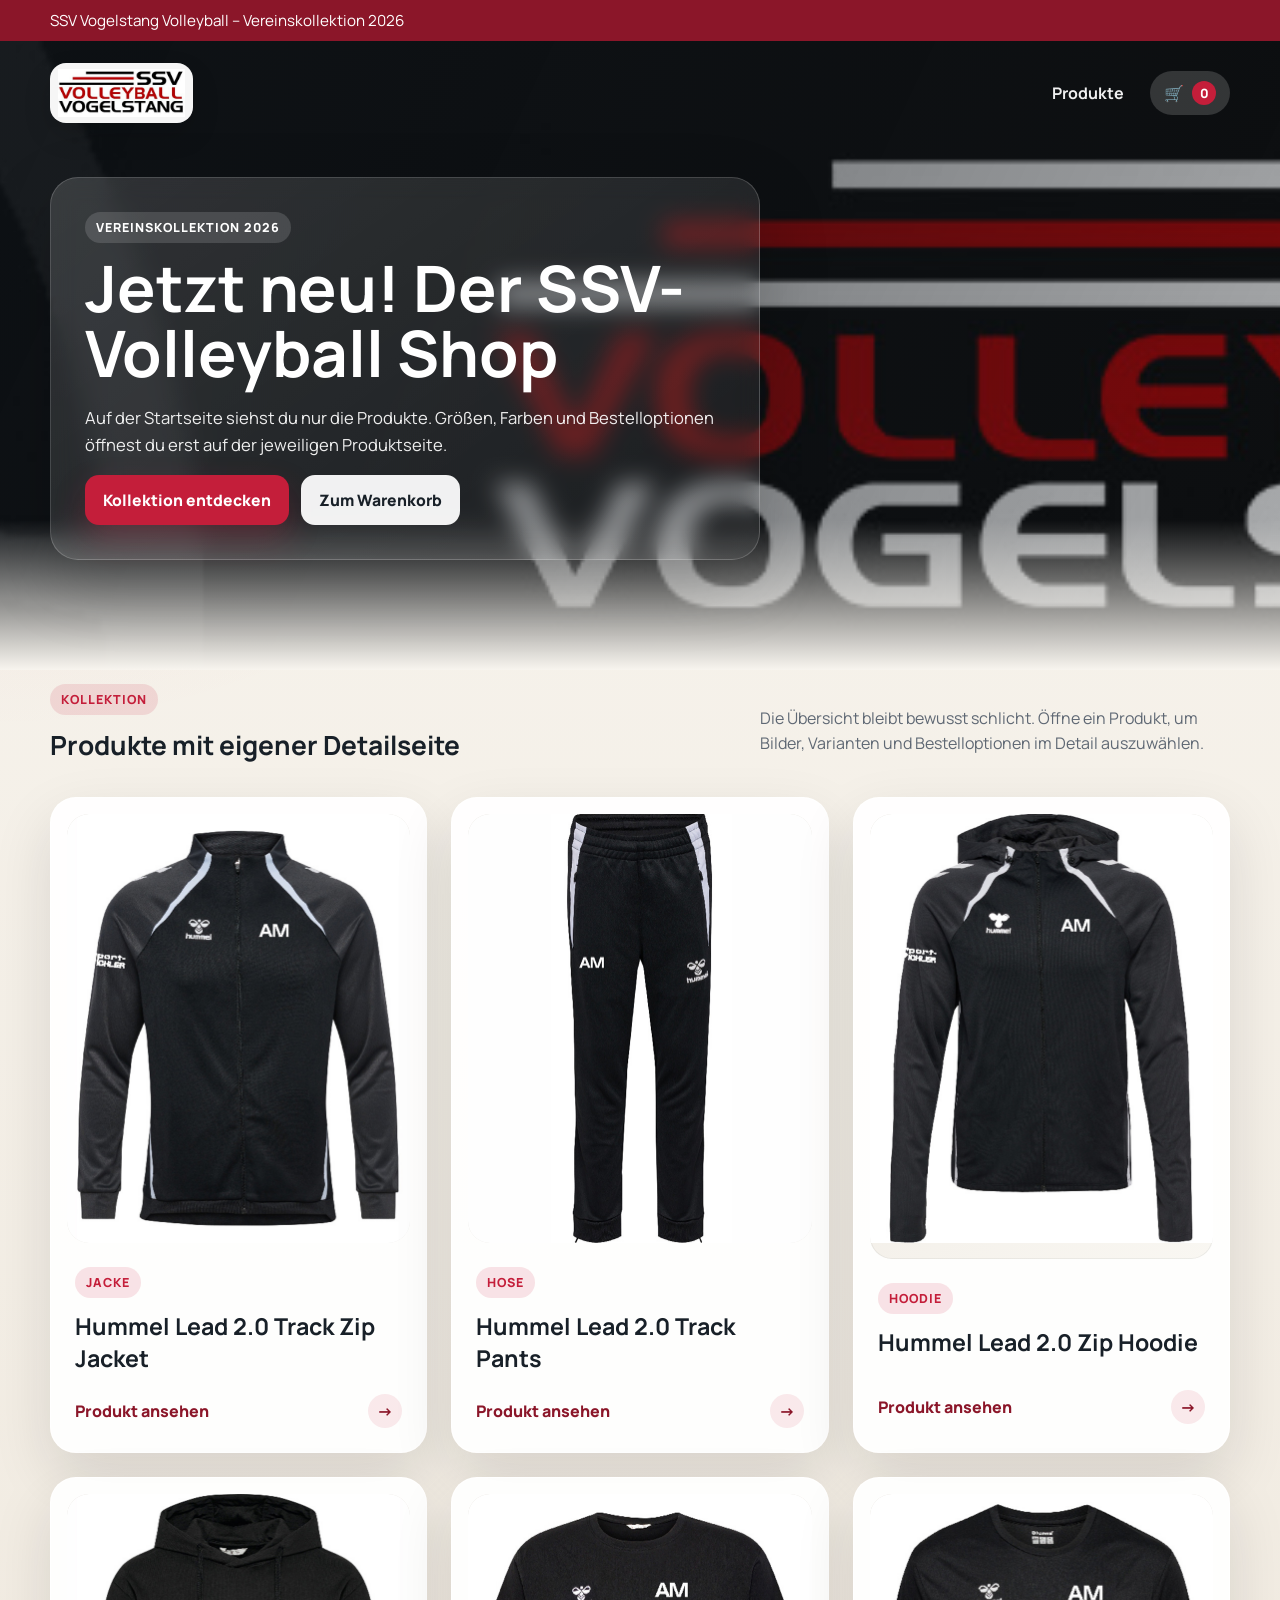
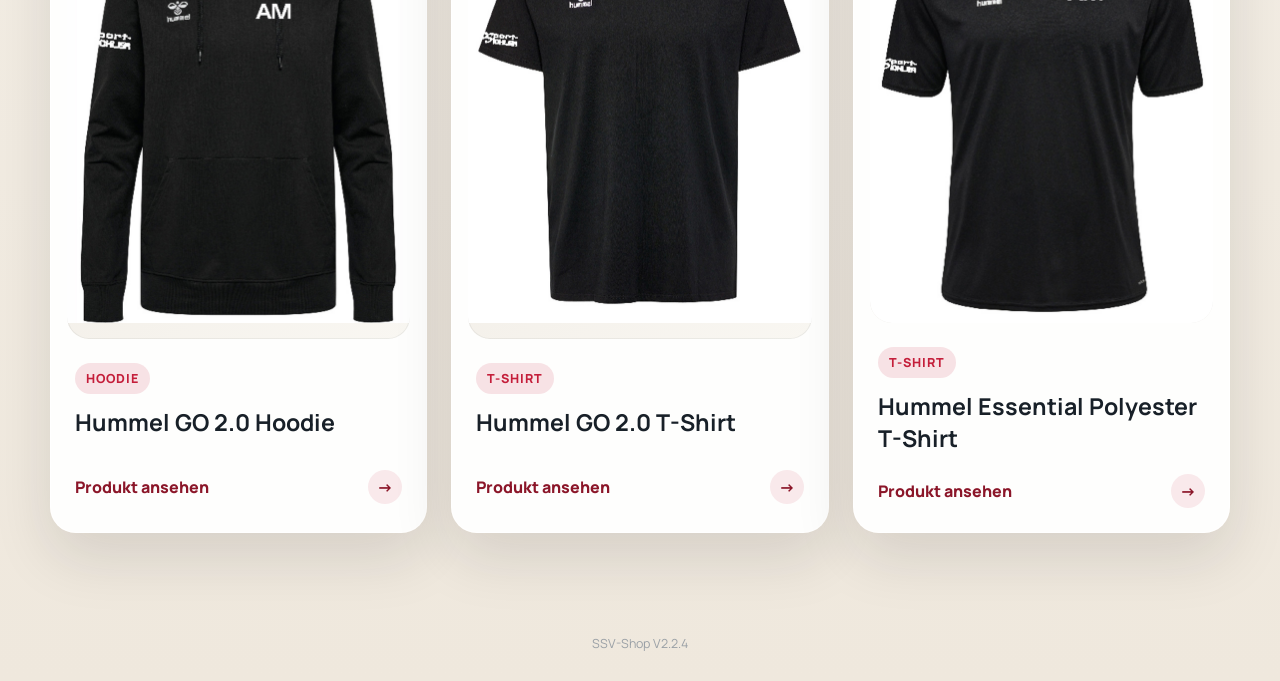
<file: code/index.html>
<!DOCTYPE html>
<html lang="de">
<head>
  <meta charset="utf-8">
  <meta name="viewport" content="width=device-width, initial-scale=1">
  <title>SSV Vogelstang Volleyball – Vereinskollektion 2026</title>
  <meta name="description" content="Moderner Vereins-Shop für die SSV Vogelstang Volleyball Kollektion 2026 mit Produktübersicht und Detailseiten.">
  <link rel="stylesheet" href="styles.css">
</head>
<body>
  <div class="topbar">
    <div class="container topbar-inner">
      <div>SSV Vogelstang Volleyball – Vereinskollektion 2026</div>
    </div>
  </div>

  <header class="header-with-banner">
    <div class="container nav-wrap">
      <a class="logo" href="index.html" aria-label="Zur Startseite">
        <img src="media/SSV_Logo_mini-1320x500.jpg" alt="SSV Logo" loading="lazy">
      </a>
      <nav class="main-nav">
        <a href="#produkte">Produkte</a>
        <a class="cart-nav-link" href="cart.html" aria-label="Zum Warenkorb">
          <span class="cart-nav-icon" aria-hidden="true">🛒</span>
          <span id="cartCountNav" class="cart-nav-count">0</span>
        </a>
      </nav>
    </div>

    <div class="container hero">
      <div class="hero-panel">
        <span class="eyebrow">Vereinskollektion 2026</span>
        <h1>Jetzt neu! Der SSV-Volleyball Shop</h1>
        <p class="subtitle">Auf der Startseite siehst du nur die Produkte. Größen, Farben und Bestelloptionen öffnest du erst auf der jeweiligen Produktseite.</p>
        <div class="hero-actions">
          <a href="#produkte" class="button-primary">Kollektion entdecken</a>
          <a href="cart.html" class="button-secondary">Zum Warenkorb</a>
        </div>
      </div>
    </div>
  </header>

  <main>
    <section class="container catalog-shell">
      <section class="section-head" id="produkte">
        <div>
          <span class="eyebrow">Kollektion</span>
          <h2>Produkte mit eigener Detailseite</h2>
        </div>
        <p class="section-copy">Die Übersicht bleibt bewusst schlicht. Öffne ein Produkt, um Bilder, Varianten und Bestelloptionen im Detail auszuwählen.</p>
      </section>

      <section class="catalog-panel">
        <div id="productGrid" class="product-grid product-grid-compact"></div>
      </section>
    </section>
  </main>

  <footer class="site-footer">
    <div class="container">
      <span class="version-note">SSV-Shop V2.2.4</span>
    </div>
  </footer>

  <script src="product-data.js"></script>
  <script src="shop.js"></script>
</body>
</html>
</file>
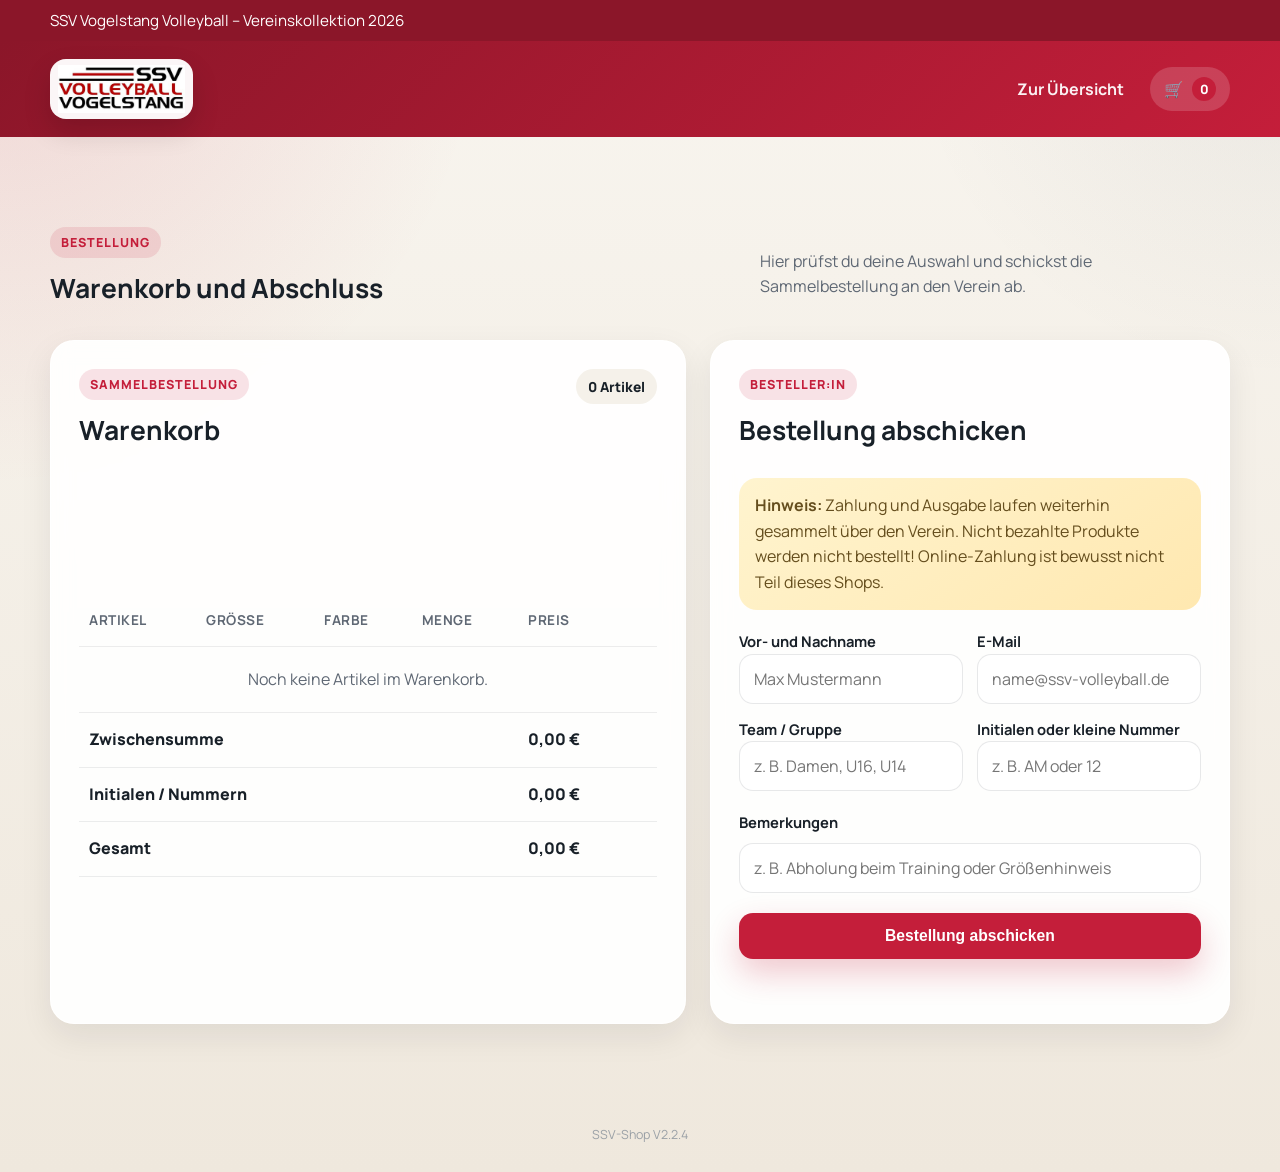
<file: code/cart.html>
<!DOCTYPE html>
<html lang="de">
<head>
  <meta charset="utf-8">
  <meta name="viewport" content="width=device-width, initial-scale=1">
  <title>Warenkorb – SSV Vogelstang Volleyball</title>
  <meta name="description" content="Warenkorb und Bestellabschluss für die SSV Vogelstang Volleyball Vereinskollektion 2026.">
  <link rel="stylesheet" href="styles.css">
</head>
<body>
  <div class="topbar">
    <div class="container topbar-inner">
      <div>SSV Vogelstang Volleyball – Vereinskollektion 2026</div>
    </div>
  </div>

  <header class="header-dark">
    <div class="container nav-wrap nav-wrap-plain">
      <a class="logo" href="index.html" aria-label="Zur Startseite">
        <img src="media/SSV_Logo_mini-1320x500.jpg" alt="SSV Logo" loading="lazy">
      </a>
      <nav class="main-nav">
        <a href="index.html#produkte">Zur Übersicht</a>
        <a class="cart-nav-link" href="cart.html" aria-label="Zum Warenkorb">
          <span class="cart-nav-icon" aria-hidden="true">🛒</span>
          <span id="cartCountNav" class="cart-nav-count">0</span>
        </a>
      </nav>
    </div>
  </header>

  <main class="container cart-page">
    <section class="section-head">
      <div>
        <span class="eyebrow">Bestellung</span>
        <h2>Warenkorb und Abschluss</h2>
      </div>
      <p class="section-copy">Hier prüfst du deine Auswahl und schickst die Sammelbestellung an den Verein ab.</p>
    </section>

    <section class="cart-page-layout">
      <div class="box cart-box">
        <div class="section-header">
          <div>
            <span class="eyebrow">Sammelbestellung</span>
            <h2>Warenkorb</h2>
          </div>
          <div class="cart-summary">
            <span id="cartCount" class="cart-count">0 Artikel</span>
          </div>
        </div>
        <div class="table-wrap">
          <table id="cartTable">
            <thead>
              <tr>
                <th>Artikel</th>
                <th>Größe</th>
                <th>Farbe</th>
                <th>Menge</th>
                <th>Preis</th>
                <th></th>
              </tr>
            </thead>
            <tbody></tbody>
            <tfoot>
              <tr>
                <td colspan="4">Zwischensumme</td>
                <td id="subtotal">0,00 €</td>
                <td></td>
              </tr>
              <tr>
                <td colspan="4">Initialen / Nummern</td>
                <td id="initialsCost">0,00 €</td>
                <td></td>
              </tr>
              <tr>
                <td colspan="4">Gesamt</td>
                <td id="total">0,00 €</td>
                <td></td>
              </tr>
            </tfoot>
          </table>
        </div>
      </div>

      <div class="box form-box">
        <div class="section-header">
          <div>
            <span class="eyebrow">Besteller:in</span>
            <h2>Bestellung abschicken</h2>
          </div>
        </div>

        <div class="note">
          <strong>Hinweis:</strong> Zahlung und Ausgabe laufen weiterhin gesammelt über den Verein. Nicht bezahlte Produkte werden nicht bestellt! Online-Zahlung ist bewusst nicht Teil dieses Shops.
        </div>

        <div class="form-grid">
          <div>
            <label for="buyerName">Vor- und Nachname</label>
            <input id="buyerName" type="text" required placeholder="Max Mustermann">
          </div>
          <div>
            <label for="buyerEmail">E-Mail</label>
            <input id="buyerEmail" type="email" required placeholder="name@ssv-volleyball.de">
          </div>
          <div>
            <label for="buyerTeam">Team / Gruppe</label>
            <input id="buyerTeam" type="text" placeholder="z. B. Damen, U16, U14">
          </div>
          <div>
            <label for="initials">Initialen oder kleine Nummer</label>
            <input id="initials" type="text" placeholder="z. B. AM oder 12">
          </div>
        </div>

        <div class="field-stack">
          <label for="notes">Bemerkungen</label>
          <input id="notes" type="text" placeholder="z. B. Abholung beim Training oder Größenhinweis">
        </div>

        <div class="actions">
          <button id="submitBtn" class="button-primary button-full">Bestellung abschicken</button>
          <div id="status" class="muted status-line"></div>
        </div>
      </div>
    </section>
  </main>

  <footer class="site-footer">
    <div class="container">
      <span class="version-note">SSV-Shop V2.2.4</span>
    </div>
  </footer>

  <script src="product-data.js"></script>
  <script src="shop.js"></script>
</body>
</html>
</file>
<file: code/styles.css>
@import url("https://fonts.googleapis.com/css2?family=Manrope:wght@400;500;600;700;800&display=swap");

:root {
  --primary: #c41e3a;
  --primary-dark: #8b1629;
  --primary-soft: #f7d9df;
  --accent: #f6f0e6;
  --surface: #fffdf9;
  --surface-strong: #ffffff;
  --surface-muted: #f5f1ea;
  --text: #182028;
  --text-soft: #5f6874;
  --border: rgba(24, 32, 40, 0.1);
  --shadow: 0 24px 60px rgba(21, 28, 36, 0.12);
  --shadow-soft: 0 12px 32px rgba(21, 28, 36, 0.08);
  --success: #15803d;
  --danger: #b91c1c;
  --z-nav: 2;
  --z-catalog: 3;
  --z-toast: 50;
}

* {
  box-sizing: border-box;
}

html {
  scroll-behavior: smooth;
}

body {
  margin: 0;
  font-family: "Manrope", -apple-system, BlinkMacSystemFont, "Segoe UI", sans-serif;
  color: var(--text);
  background:
    radial-gradient(circle at top left, rgba(196, 30, 58, 0.14), transparent 28%),
    radial-gradient(circle at top right, rgba(24, 32, 40, 0.06), transparent 22%),
    linear-gradient(180deg, #f8f5ef 0%, #efe8dd 100%);
}

a {
  color: inherit;
}

img {
  max-width: 100%;
  display: block;
}

.container {
  width: min(1180px, calc(100% - 32px));
  margin: 0 auto;
}

.topbar {
  background: #8b1629;
  color: #fff;
  font-size: 0.95rem;
}

.topbar-inner {
  display: flex;
  justify-content: space-between;
  align-items: center;
  gap: 16px;
  padding: 10px 0;
}

.topbar a {
  color: rgba(255, 255, 255, 0.92);
  text-decoration: none;
}

.site-footer {
  padding: 18px 0 28px;
  text-align: center;
}

.version-note {
  font-size: 0.78rem;
  color: #9aa0a6;
}

.header-with-banner {
  position: relative;
  overflow: hidden;
  background:
    linear-gradient(115deg, rgba(15, 20, 25, 0.72), rgba(15, 20, 25, 0.35)),
    url("media/header-test-az-1.jpg") center 28% / cover;
  min-height: 580px;
}

.header-with-banner::after {
  content: "";
  position: absolute;
  inset: auto 0 0;
  height: 150px;
  background: linear-gradient(180deg, rgba(248, 245, 239, 0), rgba(248, 245, 239, 1));
}

.subpage-header {
  background: linear-gradient(180deg, rgba(255, 255, 255, 0.96), rgba(255, 255, 255, 0.8));
  border-bottom: 1px solid var(--border);
  backdrop-filter: blur(14px);
}

.header-dark {
  background: linear-gradient(135deg, var(--primary-dark) 0%, var(--primary) 100%);
}

.nav-wrap {
  position: relative;
  z-index: var(--z-nav);
  display: flex;
  justify-content: space-between;
  align-items: center;
  gap: 20px;
  padding: 22px 0;
}

.nav-wrap-plain {
  padding: 18px 0;
}

.main-nav {
  display: flex;
  align-items: center;
  gap: 12px;
  flex-wrap: nowrap;
  margin-left: auto;
  overflow-x: auto;
}

.main-nav a {
  text-decoration: none;
  padding: 10px 14px;
  border-radius: 999px;
  font-weight: 700;
  color: rgba(255, 255, 255, 0.94);
  transition: background-color 0.2s ease, transform 0.2s ease;
}

.main-nav a:hover,
.main-nav a:focus-visible {
  background: rgba(255, 255, 255, 0.12);
  transform: translateY(-1px);
}

.main-nav-dark a {
  color: var(--text);
}

.main-nav-dark a:hover,
.main-nav-dark a:focus-visible {
  background: rgba(196, 30, 58, 0.08);
}

.logo {
  display: inline-flex;
  align-items: center;
  justify-content: center;
  padding: 6px 8px;
  border-radius: 16px;
  background: rgba(255, 255, 255, 0.96);
  box-shadow: 0 12px 28px rgba(0, 0, 0, 0.14);
}

.logo img {
  width: auto;
  max-height: 48px;
}

.hero {
  position: relative;
  z-index: 2;
  padding: 32px 0 110px;
}

.hero-panel {
  max-width: 710px;
  padding: 34px;
  border-radius: 28px;
  color: #fff;
  background: linear-gradient(145deg, rgba(255, 255, 255, 0.14), rgba(255, 255, 255, 0.06));
  border: 1px solid rgba(255, 255, 255, 0.18);
  backdrop-filter: blur(12px);
  box-shadow: 0 24px 70px rgba(0, 0, 0, 0.18);
}

.eyebrow {
  display: inline-flex;
  margin-bottom: 12px;
  padding: 7px 11px;
  border-radius: 999px;
  background: rgba(196, 30, 58, 0.12);
  color: var(--primary);
  font-size: 0.78rem;
  font-weight: 800;
  text-transform: uppercase;
  letter-spacing: 0.08em;
}

.hero-panel .eyebrow {
  background: rgba(255, 255, 255, 0.14);
  color: #fff;
}

h1,
h2,
h3,
p {
  margin-top: 0;
}

.hero h1 {
  font-size: clamp(2.4rem, 5vw, 4.4rem);
  line-height: 1.02;
  margin-bottom: 18px;
}

.subtitle,
.hero p {
  color: rgba(255, 255, 255, 0.92);
  font-size: 1.04rem;
  line-height: 1.65;
}

.hero-actions,
.product-actions,
.actions {
  display: flex;
  gap: 12px;
  flex-wrap: wrap;
  align-items: center;
}

.button-primary,
.button-secondary,
.actions button {
  appearance: none;
  border: 0;
  text-decoration: none;
  border-radius: 14px;
  padding: 14px 18px;
  font-weight: 800;
  font-size: 0.98rem;
  cursor: pointer;
  transition: transform 0.2s ease, box-shadow 0.2s ease, background-color 0.2s ease;
}

.button-primary,
.actions button {
  background: var(--primary);
  color: #fff;
  box-shadow: 0 14px 32px rgba(196, 30, 58, 0.24);
}

.button-primary:hover,
.button-secondary:hover,
.actions button:hover,
.button-primary:focus-visible,
.button-secondary:focus-visible,
.actions button:focus-visible {
  transform: translateY(-1px);
}

.button-primary:hover,
.actions button:hover {
  background: var(--primary-dark);
}

.button-primary.is-added,
.actions button.is-added {
  background: var(--success);
  transform: translateY(-1px) scale(1.01);
}

.button-secondary {
  background: rgba(255, 255, 255, 0.94);
  color: var(--text);
}

.button-full {
  width: 100%;
  justify-content: center;
}

.info-card,
.box {
  background: rgba(255, 255, 255, 0.92);
  border: 1px solid rgba(255, 255, 255, 0.9);
  border-radius: 24px;
  padding: 28px;
  box-shadow: var(--shadow-soft);
  backdrop-filter: blur(10px);
}

.info-card-highlight {
  background: linear-gradient(145deg, rgba(255, 255, 255, 0.98), rgba(247, 217, 223, 0.7));
}

.info-card h2,
.section-header h2,
.section-head h2,
.detail-list h2,
.detail-order-box h2 {
  font-size: 1.65rem;
  margin-bottom: 10px;
}

.info-card p,
.section-copy,
.card-copy p,
.detail-description,
.detail-tagline,
.note,
.muted,
label,
li,
td,
th {
  line-height: 1.6;
}

.section-head {
  display: flex;
  justify-content: space-between;
  align-items: end;
  gap: 20px;
  padding-top: 56px;
  padding-bottom: 24px;
}

.section-copy {
  max-width: 470px;
  color: var(--text-soft);
}

.catalog-shell {
  margin-top: -42px;
  padding-bottom: 80px;
  position: relative;
  z-index: var(--z-catalog);
}

.shop-shell {
  display: grid;
  grid-template-columns: minmax(0, 1.5fr) minmax(340px, 0.82fr);
  gap: 24px;
  align-items: start;
  margin-top: -42px;
  padding-bottom: 80px;
  position: relative;
  z-index: var(--z-catalog);
}

.shop-main {
  display: grid;
  gap: 22px;
}

.shop-sidebar {
  position: sticky;
  top: 22px;
  display: grid;
  gap: 20px;
}

.catalog-panel {
  display: grid;
}

.cart-page {
  padding-top: 34px;
  padding-bottom: 80px;
}

.cart-page-layout {
  display: grid;
  grid-template-columns: minmax(0, 1.1fr) minmax(340px, 0.9fr);
  gap: 24px;
}

.product-grid {
  display: grid;
  grid-template-columns: repeat(auto-fit, minmax(320px, 1fr));
  gap: 24px;
}

.product-grid-compact {
  grid-template-columns: repeat(auto-fit, minmax(280px, 1fr));
}

.product-card {
  overflow: hidden;
  border-radius: 26px;
  background: rgba(255, 255, 255, 0.92);
  box-shadow: var(--shadow);
  border: 1px solid rgba(255, 255, 255, 0.85);
  display: grid;
  gap: 0;
}

.product-card[role="link"] {
  cursor: pointer;
}

.product-card[role="link"]:hover,
.product-card[role="link"]:focus-visible {
  transform: translateY(-2px);
  box-shadow: 0 28px 60px rgba(21, 28, 36, 0.16);
}

.product-card[role="link"]:focus-visible {
  outline: 3px solid rgba(196, 30, 58, 0.22);
  outline-offset: 4px;
}

.product-card-tap {
  display: grid;
}

.product-card-order {
  padding: 0 24px 24px;
}

.product-card-compact .product-gallery-card {
  grid-template-columns: 1fr;
  padding: 16px 16px 0;
}

.product-card-compact .product-shot:not(:first-child) {
  display: none;
}

.product-card-compact .product-card-body {
  gap: 12px;
}

.product-card-compact .card-copy h3 {
  margin-bottom: 0;
}

.product-card-body {
  padding: 24px;
  display: grid;
  gap: 18px;
}

.card-copy h3 {
  font-size: 1.45rem;
  margin-bottom: 10px;
}

.card-copy p,
.detail-description,
.detail-tagline,
.muted,
.empty-cell {
  color: var(--text-soft);
}

.feature-row {
  display: flex;
  gap: 10px;
  flex-wrap: wrap;
}

.card-open-hint {
  display: flex;
  justify-content: space-between;
  align-items: center;
  padding-top: 8px;
  color: var(--primary-dark);
  font-weight: 800;
}

.card-open-arrow {
  display: inline-flex;
  align-items: center;
  justify-content: center;
  width: 34px;
  height: 34px;
  border-radius: 999px;
  background: rgba(196, 30, 58, 0.09);
}

.badge,
.pill {
  display: inline-flex;
  align-items: center;
  padding: 7px 10px;
  border-radius: 999px;
  font-size: 0.8rem;
  font-weight: 700;
}

.badge {
  background: var(--surface-muted);
  color: var(--text);
}

.pill {
  background: var(--primary-soft);
  color: var(--primary-dark);
}

.product-gallery {
  display: grid;
  gap: 12px;
}

.product-gallery-card {
  grid-template-columns: repeat(2, minmax(0, 1fr));
  padding: 16px 16px 0;
}

.product-gallery-detail {
  grid-template-columns: repeat(2, minmax(0, 1fr));
}

.product-shot {
  margin: 0;
  border-radius: 22px;
  overflow: hidden;
  background: linear-gradient(145deg, #ece6de, #f9f7f2);
  box-shadow: inset 0 0 0 1px rgba(24, 32, 40, 0.06);
}

.product-shot img {
  width: 100%;
  aspect-ratio: 4 / 5;
  object-fit: cover;
}


.controls {
  display: grid;
  gap: 10px;
}

label {
  font-size: 0.92rem;
  font-weight: 700;
}

input,
select {
  width: 100%;
  border: 1px solid var(--border);
  border-radius: 14px;
  background: rgba(255, 255, 255, 0.95);
  padding: 13px 14px;
  font: inherit;
  color: var(--text);
  transition: border-color 0.2s ease, box-shadow 0.2s ease;
}

input:focus,
select:focus {
  outline: none;
  border-color: rgba(196, 30, 58, 0.44);
  box-shadow: 0 0 0 4px rgba(196, 30, 58, 0.1);
}

.switch {
  display: flex;
  gap: 10px;
  align-items: start;
  padding: 10px 0 4px;
}

.switch input {
  width: auto;
  margin-top: 5px;
  accent-color: var(--primary);
}

.product-actions {
  justify-content: space-between;
  padding-top: 8px;
}

.price-block {
  display: flex;
  flex-direction: column;
  gap: 2px;
}

.price {
  font-size: 1.15rem;
  color: var(--primary);
}

.price-detail {
  font-size: 0.84rem;
}

.text-link {
  display: inline-flex;
  width: fit-content;
  color: var(--primary-dark);
  font-weight: 800;
  text-decoration: none;
}

.text-link:hover,
.text-link:focus-visible {
  text-decoration: underline;
}

.cart-box,
.form-box {
  display: grid;
  gap: 20px;
}

.section-header {
  display: flex;
  justify-content: space-between;
  gap: 16px;
  align-items: start;
}

.cart-summary {
  display: flex;
  align-items: center;
}

.cart-count {
  display: inline-flex;
  align-items: center;
  padding: 8px 12px;
  border-radius: 999px;
  background: var(--surface-muted);
  color: var(--text);
  font-size: 0.86rem;
  font-weight: 800;
}

.cart-nav-link {
  display: inline-flex;
  align-items: center;
  gap: 8px;
  padding: 10px 14px;
  border-radius: 999px;
  background: rgba(255, 255, 255, 0.16);
  color: #fff;
  text-decoration: none;
  font-weight: 800;
}

.cart-nav-link:hover,
.cart-nav-link:focus-visible {
  background: rgba(255, 255, 255, 0.24);
}

.cart-nav-link-dark {
  background: rgba(196, 30, 58, 0.08);
  color: var(--text);
}

.cart-nav-link-dark:hover,
.cart-nav-link-dark:focus-visible {
  background: rgba(196, 30, 58, 0.14);
}

.cart-nav-icon {
  font-size: 1rem;
  line-height: 1;
}

.cart-nav-count {
  min-width: 24px;
  height: 24px;
  display: inline-flex;
  align-items: center;
  justify-content: center;
  padding: 0 6px;
  border-radius: 999px;
  background: var(--primary);
  color: #fff;
  font-size: 0.8rem;
  font-weight: 800;
}

.cart-nav-link-added {
  animation: cartLinkPulse 0.85s ease;
}

.cart-nav-link-added .cart-nav-icon {
  animation: cartIconHop 0.55s ease;
}

.cart-nav-count-bump {
  animation: cartCountBump 0.65s ease;
}

.cart-toast {
  position: fixed;
  left: 50%;
  bottom: 22px;
  z-index: var(--z-toast);
  transform: translate(-50%, 18px);
  opacity: 0;
  pointer-events: none;
  padding: 14px 18px;
  border-radius: 18px;
  background: rgba(24, 32, 40, 0.94);
  color: #fff;
  font-weight: 800;
  box-shadow: 0 18px 42px rgba(15, 20, 25, 0.28);
  transition: opacity 0.22s ease, transform 0.22s ease;
}

.cart-toast.is-visible {
  opacity: 1;
  transform: translate(-50%, 0);
}

@keyframes cartLinkPulse {
  0% {
    transform: scale(1);
    box-shadow: 0 0 0 rgba(196, 30, 58, 0);
  }
  35% {
    transform: scale(1.06);
    box-shadow: 0 0 0 8px rgba(196, 30, 58, 0.14);
  }
  100% {
    transform: scale(1);
    box-shadow: 0 0 0 rgba(196, 30, 58, 0);
  }
}

@keyframes cartIconHop {
  0%,
  100% {
    transform: translateY(0);
  }
  35% {
    transform: translateY(-4px) scale(1.08);
  }
  65% {
    transform: translateY(1px);
  }
}

@keyframes cartCountBump {
  0% {
    transform: scale(1);
  }
  35% {
    transform: scale(1.18);
  }
  100% {
    transform: scale(1);
  }
}

.table-wrap {
  overflow-x: auto;
}

table {
  width: 100%;
  border-collapse: collapse;
}

th,
td {
  padding: 14px 10px;
  border-bottom: 1px solid rgba(24, 32, 40, 0.08);
  text-align: left;
  vertical-align: top;
}

th {
  font-size: 0.85rem;
  text-transform: uppercase;
  letter-spacing: 0.04em;
  color: var(--text-soft);
}

tfoot td {
  font-weight: 800;
}

.remove-btn {
  border: 0;
  background: transparent;
  color: var(--danger);
  font-size: 1.1rem;
  cursor: pointer;
}

.note {
  padding: 15px 16px;
  border-radius: 18px;
  background: linear-gradient(145deg, #fff4cf, #ffe8b0);
  color: #654e1e;
}

.form-grid {
  display: grid;
  grid-template-columns: repeat(2, minmax(0, 1fr));
  gap: 14px;
}

.field-stack {
  display: grid;
  gap: 8px;
}

.status-line {
  min-height: 24px;
}

.legend,
.footer {
  color: var(--text-soft);
}

.danger {
  color: var(--danger);
}

.ok {
  color: var(--success);
}

.product-page {
  padding-top: 40px;
  padding-bottom: 80px;
}

.product-detail-layout {
  display: grid;
  grid-template-columns: minmax(0, 1.1fr) minmax(340px, 0.9fr);
  gap: 28px;
  align-items: start;
}

.product-detail-main,
.product-detail-side {
  display: grid;
  gap: 20px;
}

.detail-tagline {
  font-size: 1.1rem;
}

.detail-meta {
  display: grid;
  grid-template-columns: repeat(2, minmax(0, 1fr));
  gap: 12px;
}

.meta-card {
  padding: 16px;
  border-radius: 18px;
  background: rgba(255, 255, 255, 0.75);
  border: 1px solid rgba(24, 32, 40, 0.08);
}

.meta-label {
  display: block;
  margin-bottom: 6px;
  font-size: 0.78rem;
  font-weight: 800;
  letter-spacing: 0.05em;
  text-transform: uppercase;
  color: var(--text-soft);
}

.detail-list ul {
  margin: 0;
  padding-left: 20px;
}

.detail-order-box {
  background: rgba(255, 255, 255, 0.92);
}

.product-not-found {
  max-width: 720px;
}

.empty-cell {
  text-align: center;
  padding: 20px 10px;
}

@media (max-width: 980px) {
  .cart-page-layout,
  .shop-shell,
  .product-detail-layout,
  .section-head {
    grid-template-columns: 1fr;
  }

  .section-head {
    align-items: start;
  }

  .shop-sidebar {
    position: static;
  }

  .shop-shell {
    margin-top: 0;
    padding-top: 36px;
  }

  .catalog-shell {
    margin-top: 0;
    padding-top: 36px;
  }

  .hero {
    padding-bottom: 72px;
  }

  .hero-panel {
    max-width: none;
  }
}

@media (max-width: 760px) {
  .topbar-inner,
  .product-actions {
    align-items: start;
  }

  .topbar-inner,
  .section-header {
    flex-direction: column;
  }

  .nav-wrap {
    flex-direction: row;
    align-items: center;
    flex-wrap: nowrap;
  }

  .main-nav a {
    padding-left: 0;
    padding-right: 0;
  }

  .main-nav {
    width: auto;
    flex: 1;
    justify-content: flex-end;
    text-align: right;
  }

  .main-nav .cart-nav-link {
    padding: 10px 12px;
    gap: 8px;
    flex-shrink: 0;
  }

  .cart-nav-count {
    min-width: 26px;
    height: 26px;
    padding: 0 7px;
  }

  .detail-order-box .text-link {
    width: 100%;
    justify-content: center;
    text-align: center;
    line-height: 1.5;
  }

  .hero-panel,
  .info-card,
  .box,
  .product-card-body,
  .product-card-order {
    padding: 22px;
  }

  .product-gallery-card,
  .product-gallery-detail,
  .form-grid,
  .detail-meta {
    grid-template-columns: 1fr;
  }

  .header-with-banner {
    min-height: 500px;
    background-position: 58% 18%;
  }
}

@media (max-width: 520px) {
  .container {
    width: min(100% - 20px, 1180px);
  }

  .hero h1 {
    font-size: 2rem;
  }

  .button-primary,
  .button-secondary,
  .actions button {
    width: 100%;
    justify-content: center;
  }

  th,
  td {
    padding-left: 6px;
    padding-right: 6px;
  }

  .main-nav {
    gap: 10px;
  }

  .main-nav .cart-nav-link {
    padding: 9px 11px;
  }

  .detail-order-box .text-link {
    justify-content: flex-start;
    text-align: left;
  }

  .cart-toast {
    width: calc(100% - 24px);
    max-width: 360px;
    text-align: center;
    bottom: 14px;
  }
}

/* ── Warenkorb – Handy-Optimierung ─────────────────────────────────────────── */
@media (max-width: 620px) {
  .cart-page-layout {
    gap: 16px;
  }

  .cart-box,
  .form-box {
    gap: 14px;
  }

  /* Tabellen-Kopf ausblenden, Zeilen als Karten darstellen */
  #cartTable thead {
    display: none;
  }

  #cartTable tbody tr {
    display: block;
    border: 1px solid var(--border);
    border-radius: 16px;
    padding: 12px 14px;
    margin-bottom: 10px;
  }

  /* Alle Zellen: Label links, Wert rechts */
  #cartTable tbody td {
    display: flex;
    justify-content: space-between;
    align-items: center;
    border: none;
    padding: 4px 0;
    font-size: 0.9rem;
  }

  /* Label aus data-label-Attribut */
  #cartTable tbody td[data-label]::before {
    content: attr(data-label);
    font-weight: 700;
    font-size: 0.78rem;
    text-transform: uppercase;
    letter-spacing: 0.05em;
    color: var(--text-soft);
    margin-right: 8px;
    flex-shrink: 0;
  }

  /* Artikel-Name: volle Breite, prominent */
  #cartTable tbody td:first-child {
    font-weight: 700;
    font-size: 0.98rem;
    padding-bottom: 10px;
    margin-bottom: 4px;
    border-bottom: 1px solid var(--border);
  }

  #cartTable tbody td:first-child::before {
    display: none;
  }

  /* Löschen-Button: volle Breite, oben abgetrennt */
  #cartTable tbody td:last-child {
    justify-content: flex-end;
    padding-top: 10px;
    margin-top: 4px;
    border-top: 1px solid var(--border);
  }

  /* Fußzeile (Summen): kompakter */
  #cartTable tfoot td {
    padding: 8px 6px;
    font-size: 0.92rem;
  }

  /* Formular: einspaltig */
  .form-grid {
    grid-template-columns: 1fr;
  }

  /* Hinweis-Box schmaler */
  .note {
    font-size: 0.88rem;
    padding: 12px 14px;
  }
}
</file>
